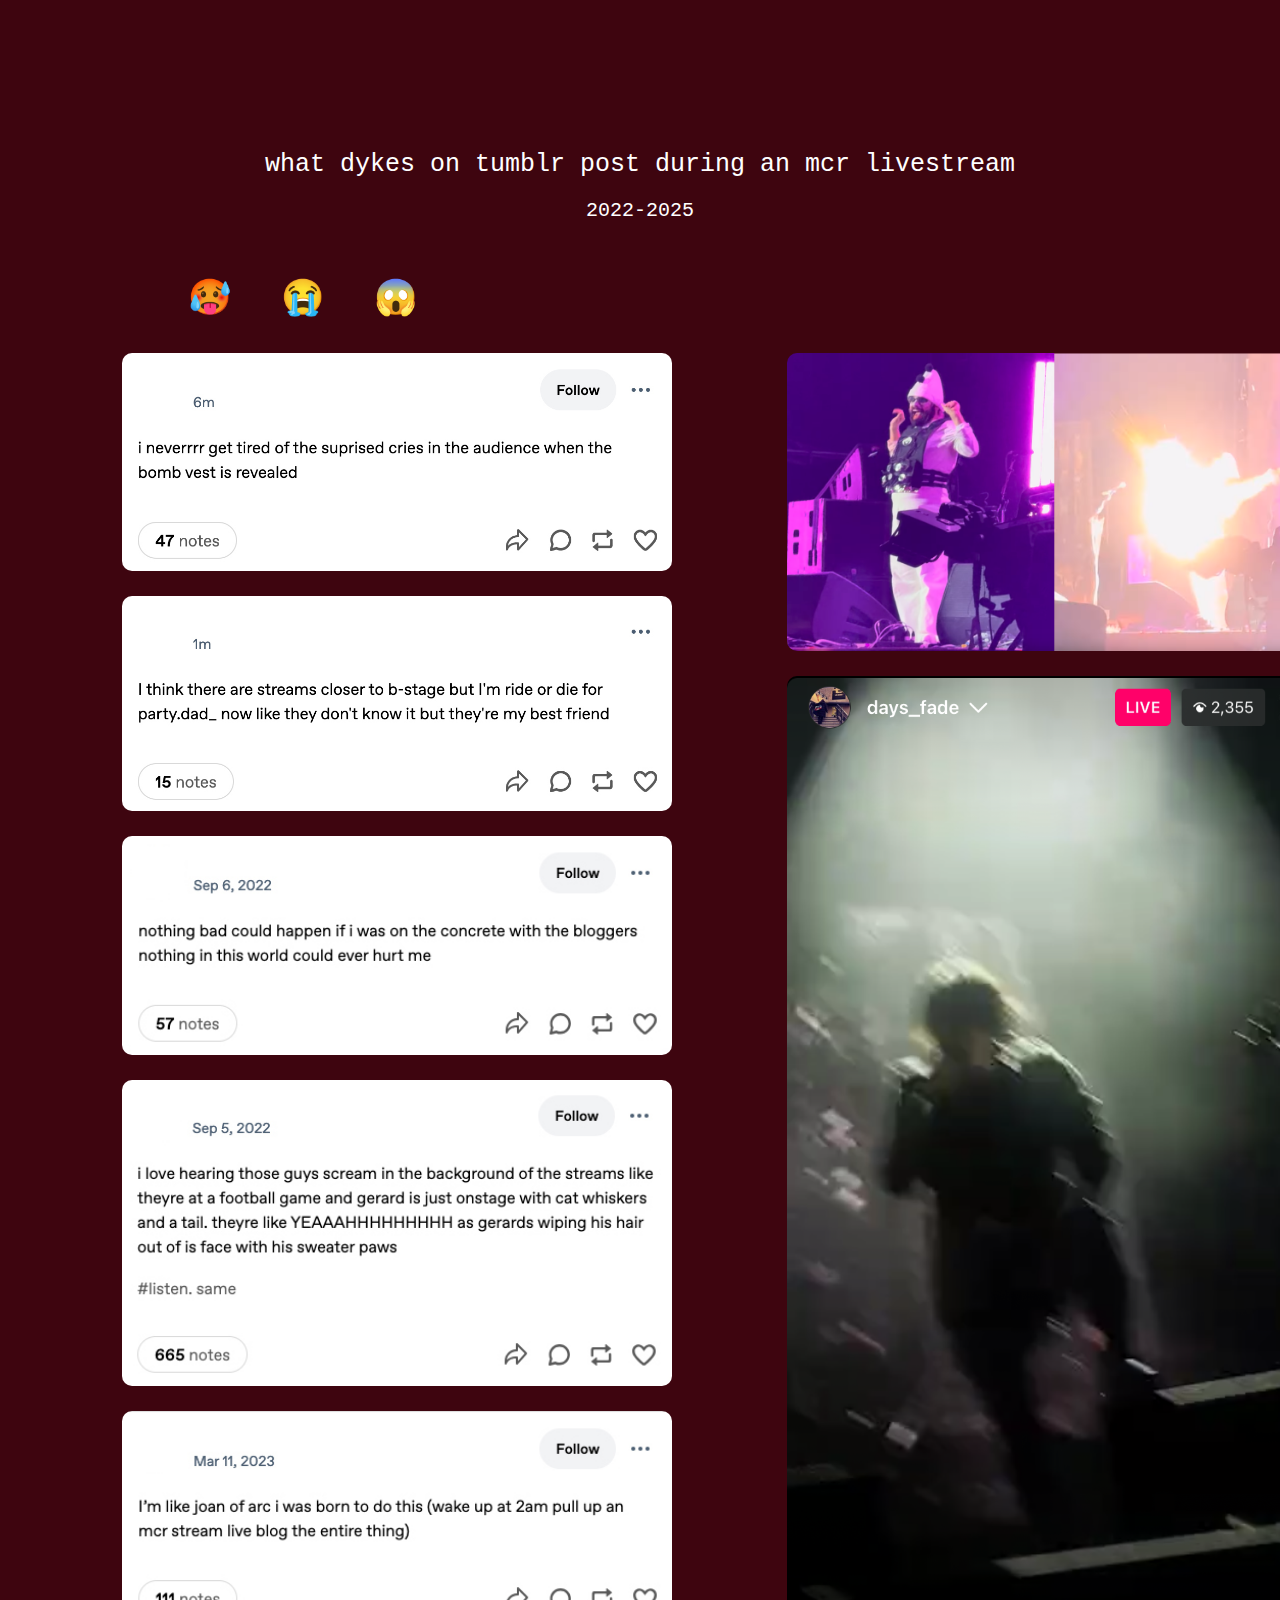
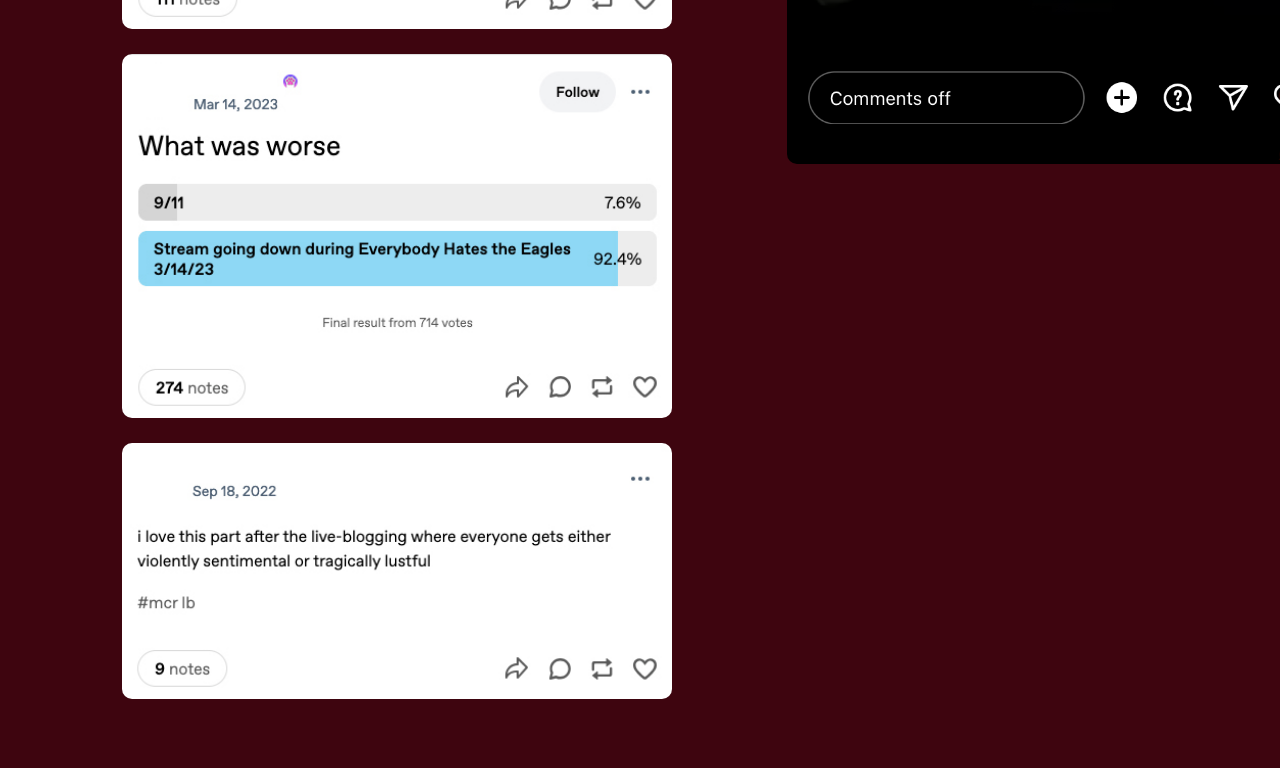
<file: p2.html>
<!DOCTYPE html>
<html lang="en">
  <head>
    <link rel="stylesheet" type="text/css" href="style.css">
    <meta charset="utf-8" />
</head>

<body>
<header>
    <div class="title">
    what dykes on tumblr post during an mcr livestream
    </div>
    <div class="subtitle">
    2022-2025
    </div>
    <nav id="navBar">
    <ul>
        <li><a href="index.html">🥵</a></li>
        <li><a href="p2.html">😭</a></li>
        <li><a href="p3.html">😱</a></li>
    </ul>
    </nav>
</header>

<div id="arrows">

</div>

<div class="imgContainer">
<div class="column">
    <!-- text posts -->
    <img src="assets/meta/livestreamMeta2.jpg">
    <img src="assets/meta/livestreamMeta3.jpg">
    <img src="assets/meta/livestreamMeta4.jpg">
    <img src="assets/meta/livestreamMeta5.jpg">
    <img src="assets/meta/livestreamMeta8.jpg">
    <img src="assets/meta/livestreamMeta12.jpg">
    <img src="assets/meta/livestreamMeta14.jpg">

</div>
    
<div class="column">
    <img src="assets/photos/clown.png">
    <img src="assets/photos/jeans2.PNG">
</div>

</div>


<script type="text/javascript" src="index.js"></script>

</body>
</html>
</file>
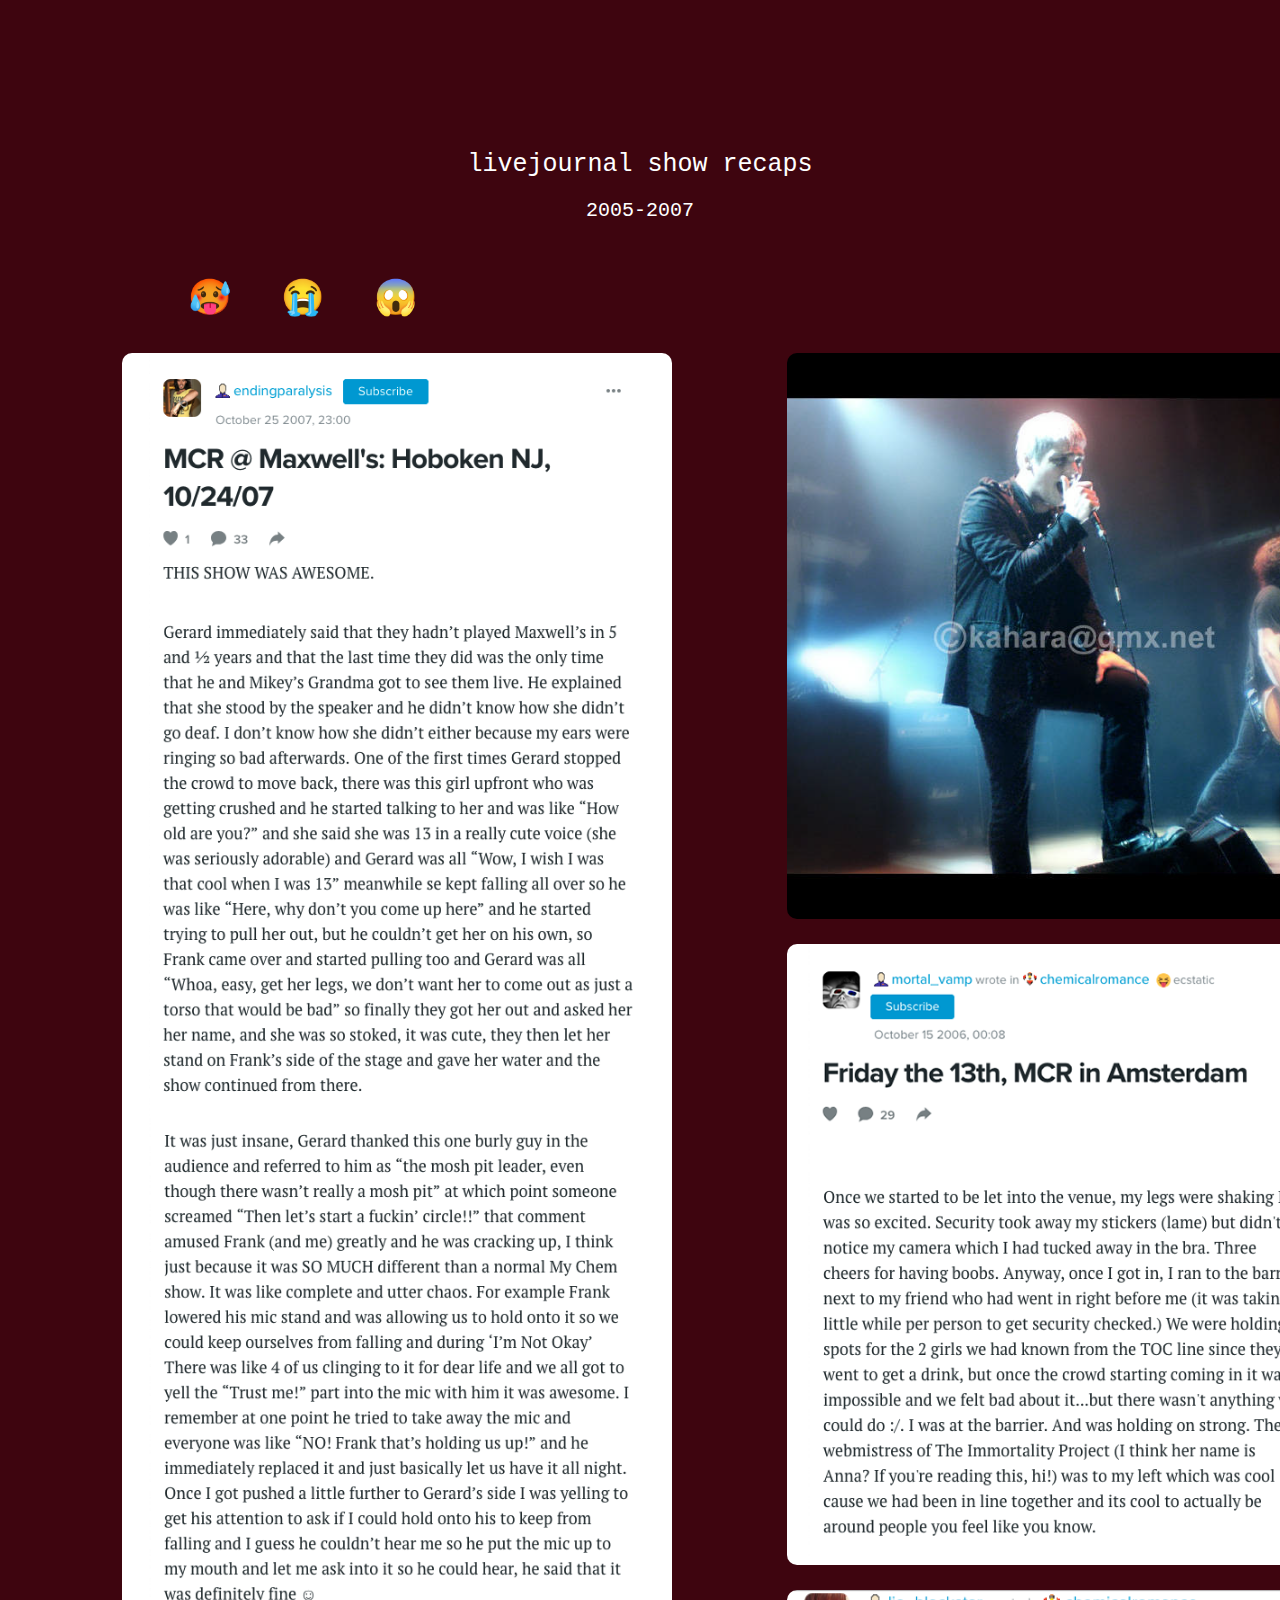
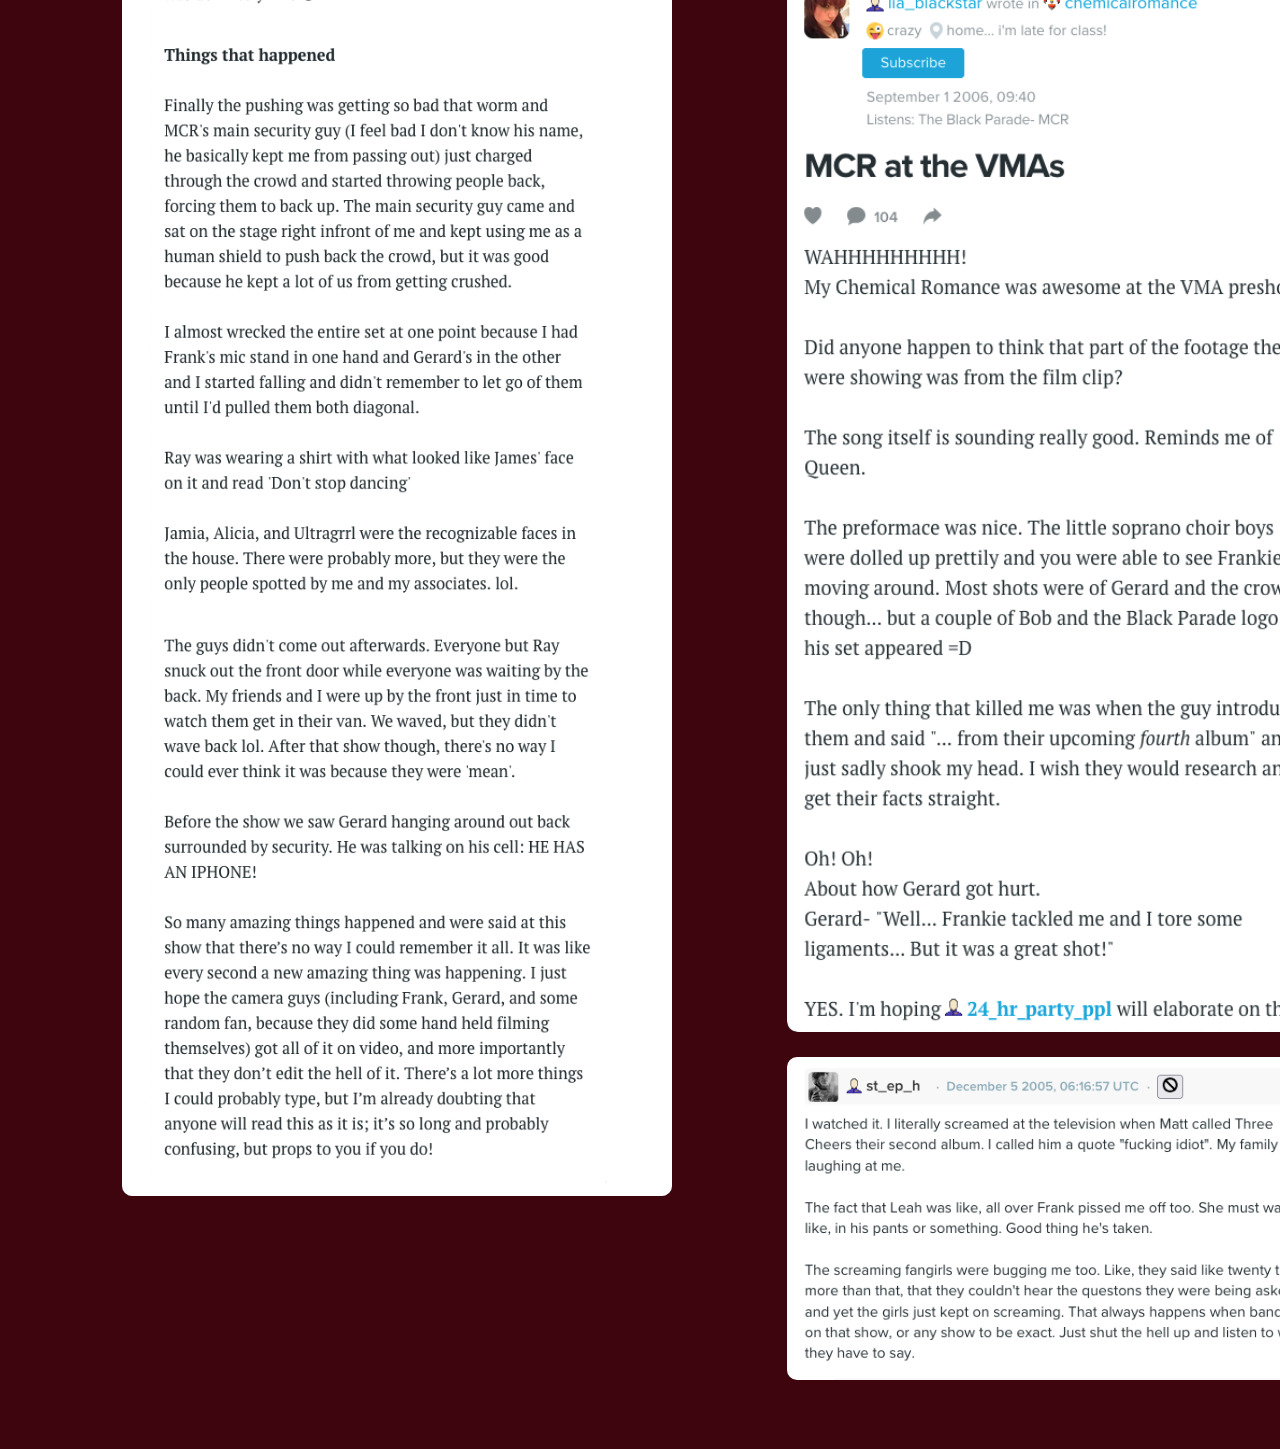
<file: p3.html>
<!DOCTYPE html>
<html lang="en">
  <head>
    <link rel="stylesheet" type="text/css" href="style.css">
    <meta charset="utf-8" />
</head>

<body>
<header>
    <div class="title">
    livejournal show recaps
    </div>
    <div class="subtitle">
    2005-2007
    </div>
    <nav id="navBar">
    <ul>
        <li><a href="index.html">🥵</a></li>
        <li><a href="p2.html">😭</a></li>
        <li><a href="p3.html">😱</a></li>
    </ul>
    </nav>
</header>

<div id="arrows">

</div>

<div class="imgContainer">
<div class="column">
    <!-- text posts -->
    <img src="assets/livejournal/livejournal1.png">


</div>
    
<div class="column">
    <img src="assets/livejournal/gerard2006.png">
    <img src="assets/livejournal/livejournal2.png">
    <img src="assets/livejournal/livejournal5.png">
    <img src="assets/livejournal/livejournal3.png">
</div>

</div>


<script type="text/javascript" src="index.js"></script>

</body>
</html>
</file>
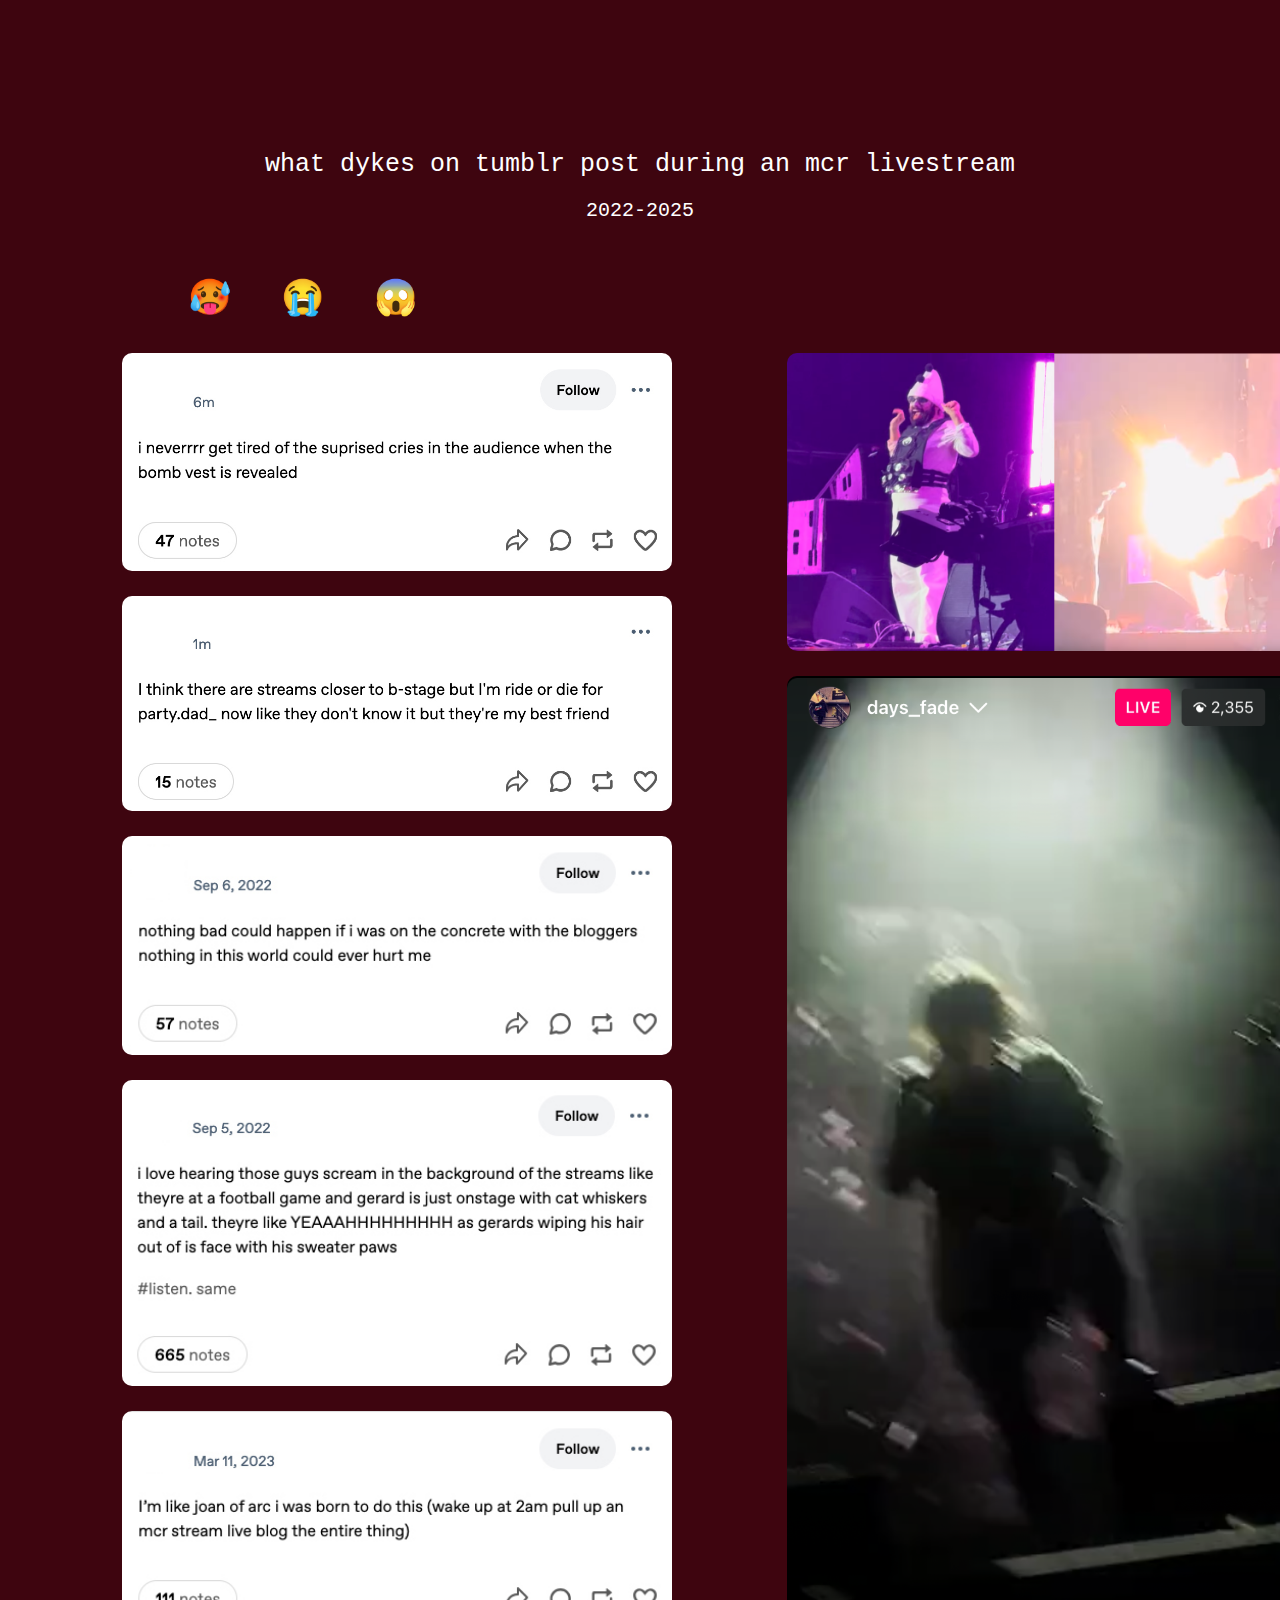
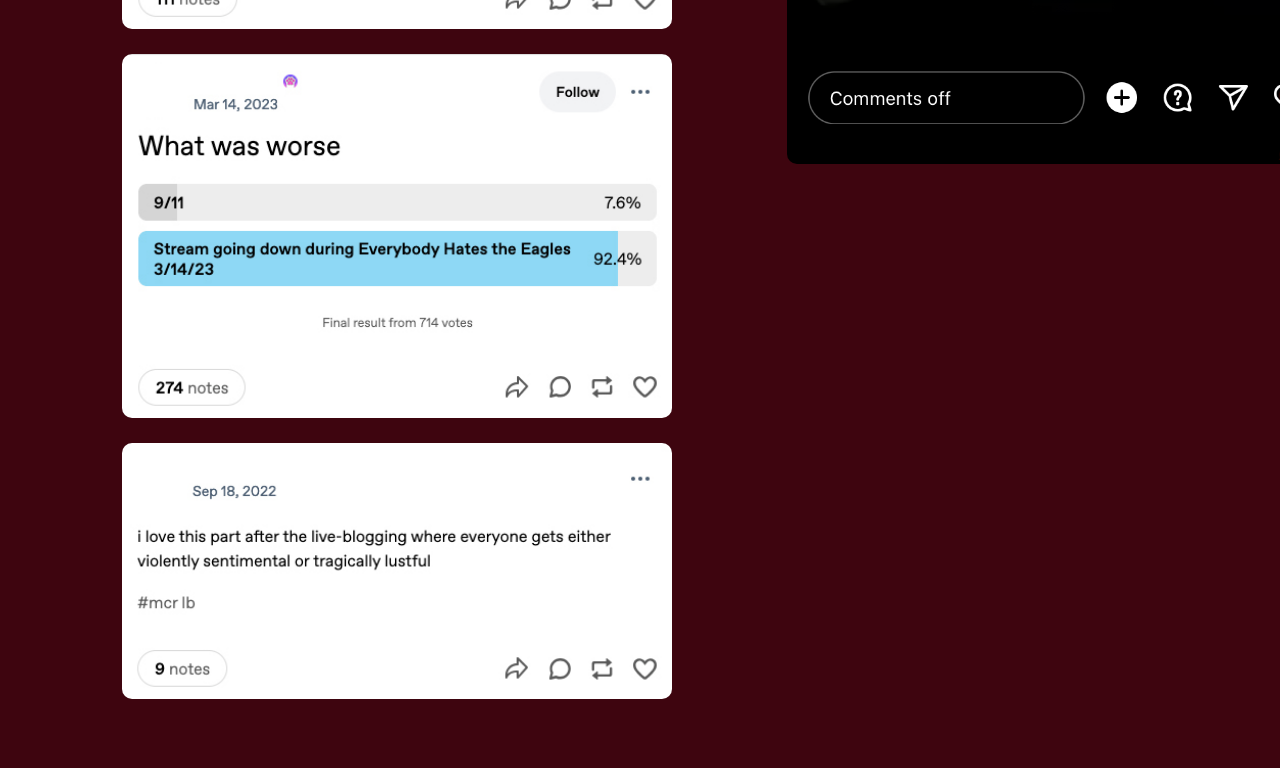
<file: mcr tumblr site github upload/p2.html>
<!DOCTYPE html>
<html lang="en">
  <head>
    <link rel="stylesheet" type="text/css" href="style.css">
    <meta charset="utf-8" />
</head>

<body>
<header>
    <div class="title">
    what dykes on tumblr post during an mcr livestream
    </div>
    <div class="subtitle">
    2022-2025
    </div>
    <nav id="navBar">
    <ul>
        <li><a href="index.html">🥵</a></li>
        <li><a href="p2.html">😭</a></li>
        <li><a href="p3.html">😱</a></li>
    </ul>
    </nav>
</header>

<div id="arrows">

</div>

<div class="imgContainer">
<div class="column">
    <!-- text posts -->
    <img src="assets/meta/livestreamMeta2.jpg">
    <img src="assets/meta/livestreamMeta3.jpg">
    <img src="assets/meta/livestreamMeta4.jpg">
    <img src="assets/meta/livestreamMeta5.jpg">
    <img src="assets/meta/livestreamMeta8.jpg">
    <img src="assets/meta/livestreamMeta12.jpg">
    <img src="assets/meta/livestreamMeta14.jpg">

</div>
    
<div class="column">
    <img src="assets/photos/clown.png">
    <img src="assets/photos/jeans2.PNG">
</div>

</div>


<script type="text/javascript" src="index.js"></script>

</body>
</html>
</file>
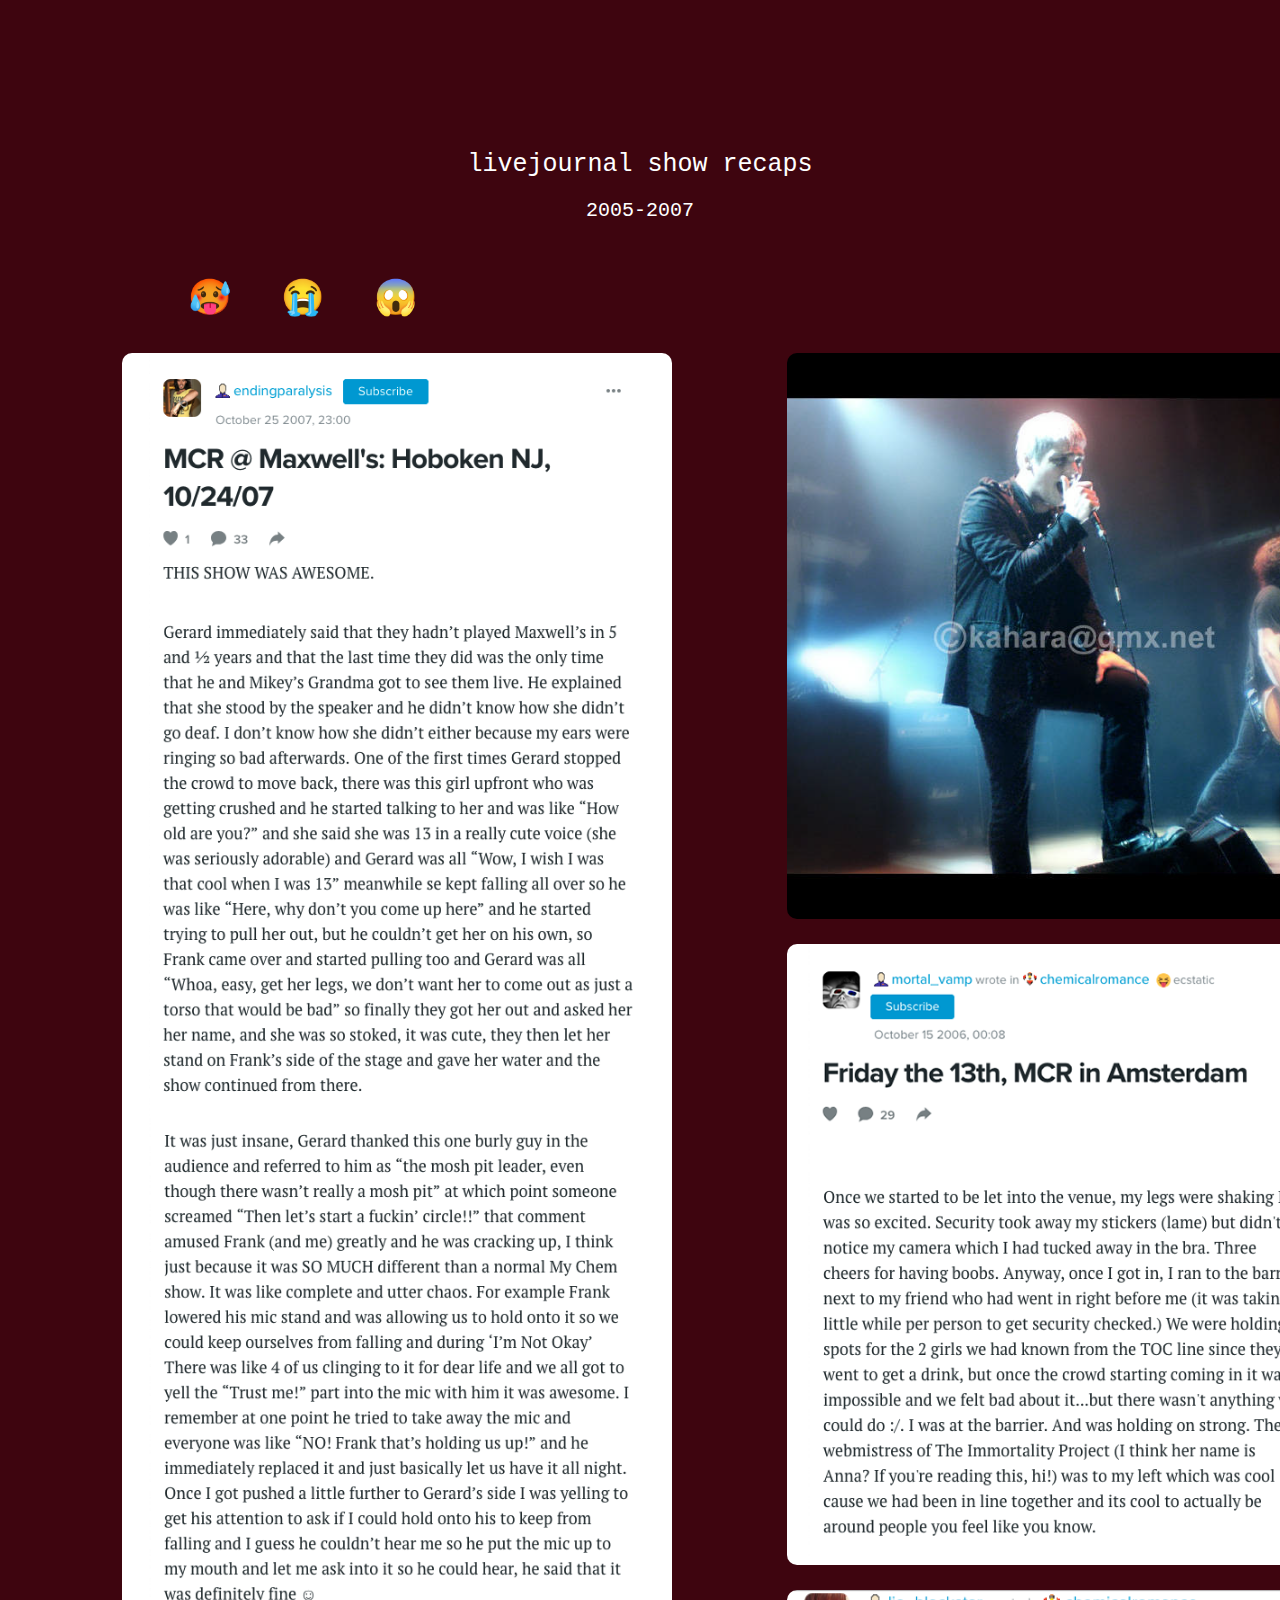
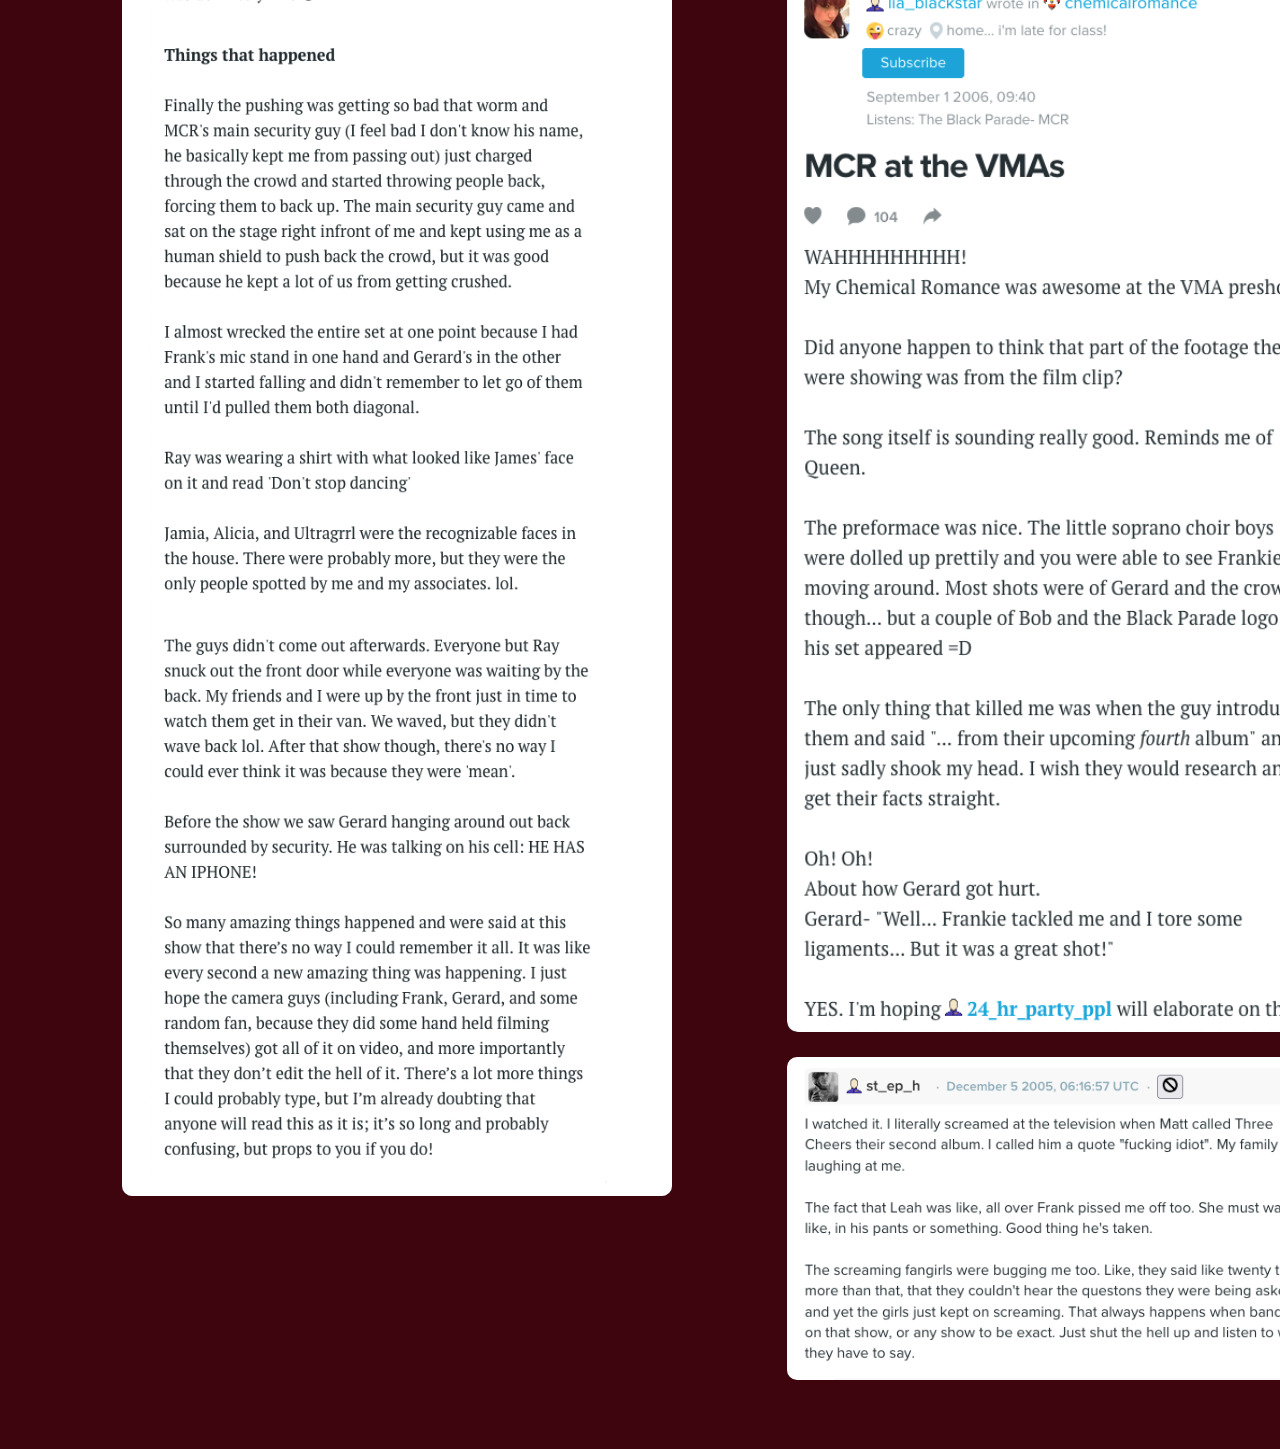
<file: mcr tumblr site github upload/p3.html>
<!DOCTYPE html>
<html lang="en">
  <head>
    <link rel="stylesheet" type="text/css" href="style.css">
    <meta charset="utf-8" />
</head>

<body>
<header>
    <div class="title">
    livejournal show recaps
    </div>
    <div class="subtitle">
    2005-2007
    </div>
    <nav id="navBar">
    <ul>
        <li><a href="index.html">🥵</a></li>
        <li><a href="p2.html">😭</a></li>
        <li><a href="p3.html">😱</a></li>
    </ul>
    </nav>
</header>

<div id="arrows">

</div>

<div class="imgContainer">
<div class="column">
    <!-- text posts -->
    <img src="assets/livejournal/livejournal1.png">


</div>
    
<div class="column">
    <img src="assets/livejournal/gerard2006.png">
    <img src="assets/livejournal/livejournal2.png">
    <img src="assets/livejournal/livejournal5.png">
    <img src="assets/livejournal/livejournal3.png">
</div>

</div>


<script type="text/javascript" src="index.js"></script>

</body>
</html>
</file>
<file: style.css>
html, body {
    margin: 0;
    padding: 0;
    background-color: rgb(62, 5, 15);
}

.title {
    font-family: 'Courier New', Courier, monospace;
    font-size: 25px;
    color: white;
    display: flex;
    margin-left: auto;
    margin-right: auto;
    margin-top: 150px;
    justify-content: center;
}

.subtitle {
    font-family: 'Courier New', Courier, monospace;
    font-size: 20px;
    color: white;
    display: flex;
    margin-left: auto;
    margin-right: auto;
    margin-top: 20px;
    justify-content: center;
}

#navBar {
    font-size: 35px;
    padding-top: 20px;
    padding-left: 10%;
}

#navBar a {
    text-decoration: none;
}

li {
    list-style: none;
    display: inline;
    padding: 20px;
}

.imgContainer {
    display: flex;
    flex-direction: row;
    padding-left: 5%;
    padding-right: 5%;
    padding-bottom: 5%;
}

.column {
    display: flex;
    flex-wrap: wrap;
    flex-direction: column;
    gap: 25px;
    margin-left: auto;
    margin-right: auto;
    padding-left: 5%;
    padding-right: 5%;
}


img {
    width: 550px;
    object-fit: contain;
    border-radius: 10px;
    /* border: 4px solid pink; */
}
</file>
<file: mcr tumblr site github upload/style.css>
html, body {
    margin: 0;
    padding: 0;
    background-color: rgb(62, 5, 15);
}

.title {
    font-family: 'Courier New', Courier, monospace;
    font-size: 25px;
    color: white;
    display: flex;
    margin-left: auto;
    margin-right: auto;
    margin-top: 150px;
    justify-content: center;
}

.subtitle {
    font-family: 'Courier New', Courier, monospace;
    font-size: 20px;
    color: white;
    display: flex;
    margin-left: auto;
    margin-right: auto;
    margin-top: 20px;
    justify-content: center;
}

#navBar {
    font-size: 35px;
    padding-top: 20px;
    padding-left: 10%;
}

#navBar a {
    text-decoration: none;
}

li {
    list-style: none;
    display: inline;
    padding: 20px;
}

.imgContainer {
    display: flex;
    flex-direction: row;
    padding-left: 5%;
    padding-right: 5%;
    padding-bottom: 5%;
}

.column {
    display: flex;
    flex-wrap: wrap;
    flex-direction: column;
    gap: 25px;
    margin-left: auto;
    margin-right: auto;
    padding-left: 5%;
    padding-right: 5%;
}


img {
    width: 550px;
    object-fit: contain;
    border-radius: 10px;
    /* border: 4px solid pink; */
}
</file>
